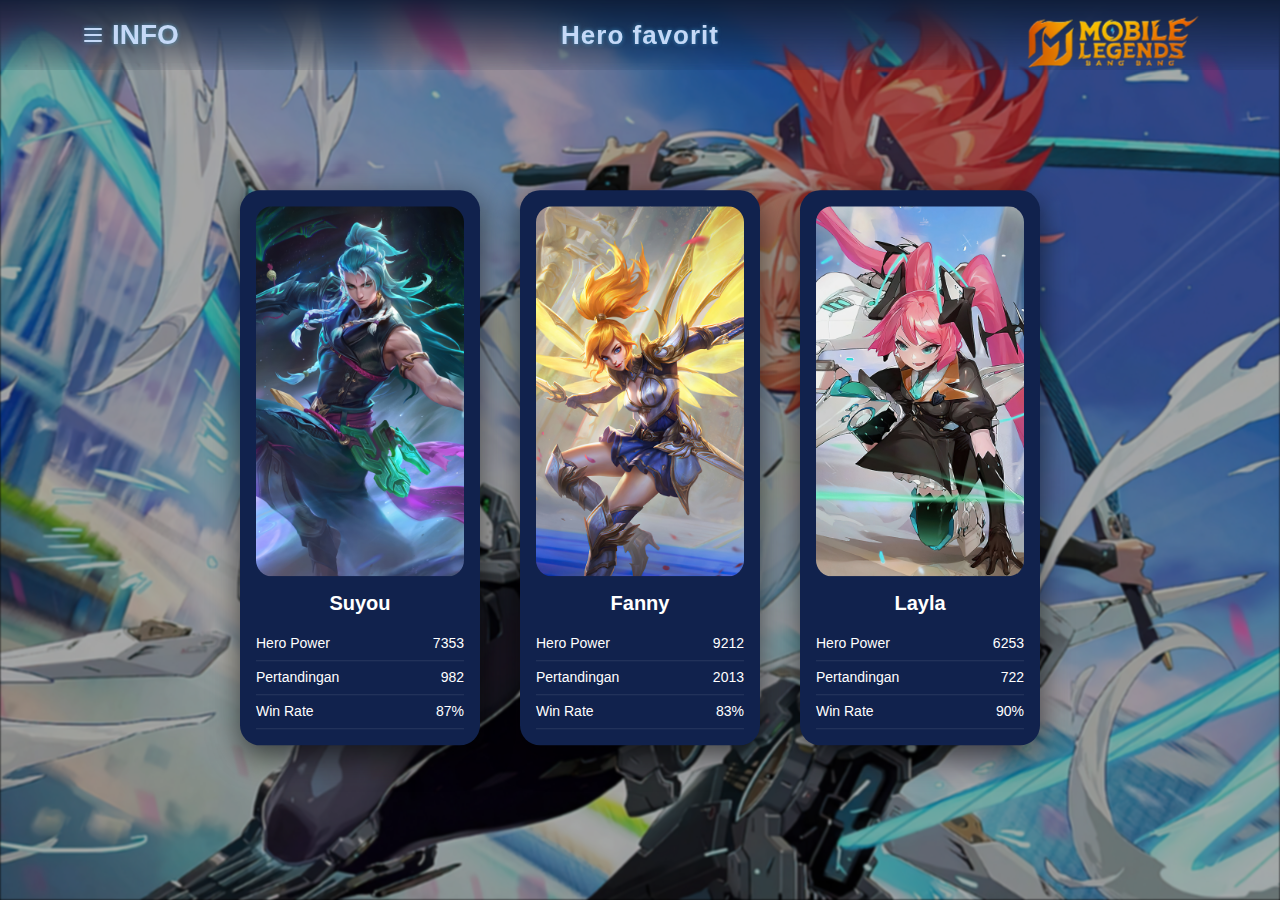
<file: hero-favorit.html>
<!DOCTYPE html>
<html lang="en">
<head>
  <meta charset="UTF-8" />
  <meta name="viewport" content="width=device-width, initial-scale=1.0" />
  <title>Hero favorit</title>
  <link rel="stylesheet" href="style.css" /> <!-- Navbar & umum -->
  <link rel="stylesheet" href="hero-favorit.css" /> <!-- Khusus hero favorit -->
</head>
<body>

  <!-- Navbar -->
  <header class="mlbb-navbar">
    <div class="navbar-background"></div>
    <div class="navbar-content">
      <div class="nav-left">
        <span class="hamburger-icon">
          <span></span><span></span><span></span>
        </span>
        <span class="nav-text">INFO</span>
        <ul class="dropdown">
          <li><a href="index.html">Beranda</a></li>
          <li><a href="statistik.html">Statistik</a></li>
          <li><a href="hero-favorit.html">Hero favorit</a></li>
          <li><a href="riwayat.html">Riwayat</a></li>
          <li><a href="prestasi.html">Prestasi</a></li>
        </ul>
      </div>
      <div class="nav-center">Hero favorit</div>
      <div class="nav-right">
        <img src="LOGOML.png" alt="MLBB Logo" />
      </div>
    </div>
  </header>

  <!-- Background -->
  <section class="fullscreen-image">
    <img src="HEROFAV.jpg" alt="Background" class="background-img" />
  </section>

  <!-- Hero Cards -->
  <div class="hero-card-wrapper">
    <!-- Suyou -->
    <div class="hero-card highlight">
      <img src="suyou.jpg" alt="Suyou" class="hero-img" />
      <h3>Suyou</h3>
      <div class="hero-stats">
        <div>Hero Power <span>7353</span></div>
        <div>Pertandingan <span>982</span></div>
        <div>Win Rate <span>87%</span></div>
      </div>
    </div>

    <!-- Fanny -->
    <div class="hero-card">
      <img src="fanny.jpg" alt="Fanny" class="hero-img" />
      <h3>Fanny</h3>
      <div class="hero-stats">
        <div>Hero Power <span>9212</span></div>
        <div>Pertandingan <span>2013</span></div>
        <div>Win Rate <span>83%</span></div>
      </div>
    </div>

    <!-- Layla -->
    <div class="hero-card">
      <img src="layla.jpg" alt="Layla" class="hero-img" />
      <h3>Layla</h3>
      <div class="hero-stats">
        <div>Hero Power <span>6253</span></div>
        <div>Pertandingan <span>722</span></div>
        <div>Win Rate <span>90%</span></div>
      </div>
    </div>
  </div>

</body>
</html>
</file>
<file: hero-favorit.css>
.hero-card-wrapper {
    position: absolute;
    top: 52%;
    left: 50%;
    transform: translate(-50%, -50%);
    display: flex;
    gap: 40px;
    justify-content: center;
    z-index: 2;
    padding: 0 20px;
    flex-wrap: wrap;
    max-width: 1000px;
    width: 100%;
  }
  
  .hero-card {
    background-color: #11224d;
    border-radius: 20px;
    padding: 16px;
    width: 240px;
    box-shadow: 0 10px 30px rgba(0, 0, 0, 0.6);
    transition: transform 0.3s ease, filter 0.3s ease;
    color: white;
    text-align: center;
  }
  
  .hero-card:hover {
    transform: scale(1.03);
    filter: brightness(1.05);
  }
  
  .hero-img {
    width: 100%;
    border-radius: 16px;
    margin-bottom: 12px;
  }
  
  .hero-card h3 {
    font-size: 20px;
    margin-bottom: 12px;
  }
  
  .hero-stats {
    font-size: 14px;
    line-height: 1.8;
    text-align: left;
  }
  
  .hero-stats div {
    display: flex;
    justify-content: space-between;
    border-bottom: 1px solid rgba(255, 255, 255, 0.1);
    padding: 4px 0;
  }
</file>
<file: style.css>
/* RESET */
* {
    margin: 0;
    padding: 0;
    box-sizing: border-box;
  }
  
  html, body {
    width: 100%;
    height: 100%;
    overflow: hidden;
    font-family: 'Segoe UI', sans-serif;
    background-color: #000;
  }
  
  /* ==== NAVBAR UTAMA ==== */
  .mlbb-navbar {
    position: absolute;
    top: 0;
    width: 100%;
    height: 70px;
    z-index: 10;
  }
  
  /* Latar belakang navbar (blur) */
  .navbar-background {
    position: absolute;
    top: 0;
    left: 0;
    width: 100%;
    height: 100%;
    backdrop-filter: blur(12px);
    background: rgba(13, 27, 51, 0.9);
    box-shadow: 0 2px 10px rgba(0, 0, 0, 0.3);
    z-index: 1;

    -webkit-mask-image: linear-gradient(to bottom, rgba(0, 0, 0, 1) 0%, rgba(0, 0, 0, 0.1) 100%);
  mask-image: linear-gradient(to bottom, rgba(0, 0, 0, 1) 0%, rgba(0, 0, 0, 0.1) 100%);

  }
  
  /* Konten navbar */
  .navbar-content {
    position: relative;
    display: flex;
    justify-content: space-between;
    align-items: center;
    height: 100%;
    padding: 0 60px;
    z-index: 2;
  }
  
  /* ==== INFO KIRI ==== */
  .nav-left {
    display: flex;
    align-items: center;
    gap: 10px; /* Jarak antara teks dan ikon */
    position: relative;
    cursor: pointer;
    
    font-size: 28px;
    font-weight: bold;
    padding: 12px 24px;
    border-radius: 10px;
   
    backdrop-filter: blur(1px);
    color: #c5d9f7;
    text-shadow: 0 0 4px rgba(79, 195, 247, 0.5);
    transition: all 0.3s ease;

   
  }

  .hamburger-icon {
    display: flex;
    flex-direction: column;
    justify-content: space-between;
    width: 18px;
    height: 14px;
  }
  
  .hamburger-icon span {
    display: block;
    height: 2px;
    background-color: #c5d9f7;
    border-radius: 2px;
    transition: all 0.3s ease;
    box-shadow: 0 0 4px rgba(79, 195, 247, 0.6);
  }
  
  .nav-left:hover {
    color: #4fc3f7;
    transform: scale(1.05);
  }

  /* Dropdown container (disembunyikan dulu) */
.nav-left {
    position: relative;
    cursor: pointer;
  }
  
  /* Style menu */
  .nav-left .dropdown {
    position: absolute;
    top: 100%;
    left: 0;
    background: rgba(13, 27, 51, 0.85);
    backdrop-filter: blur(10px);
    border-radius: 10px;
    padding: 10px 16px;
    list-style: none;
    opacity: 0;
    transform: translateY(-10px);
    pointer-events: none;
    transition: all 0.3s ease;
    box-shadow: 0 8px 20px rgba(0, 0, 0, 0.3);
    z-index: 20;

    border: 2px solid transparent;
    background-clip: padding-box;
    box-shadow:
      0 0 10px rgba(79, 195, 247, 0.3),
      0 0 20px rgba(79, 195, 247, 0.2);
    
    /* Border glowing effect */
   position : absolute
  }

  .nav-left .dropdown::before {
    content: "";
    position: absolute;
    inset: 0;
    border-radius: 12px;
    padding: 2px;
    background: linear-gradient(135deg, #4fc3f7, #81d4fa, #4fc3f7);
    -webkit-mask:
      linear-gradient(#fff 0 0) content-box,
      linear-gradient(#fff 0 0);
    -webkit-mask-composite: xor;
    mask-composite: exclude;
    pointer-events: none;
    z-index: -1;
  }
  .nav-left .dropdown a {
    color: #ffffff;
    text-decoration: none;
    display: block;
    width: 100%;
    font-size: 16px;
    text-shadow: 0 0 5px rgba(255, 255, 255, 0.6);
    transition: 0.3s ease;
  }
  
  /* Item dalam menu */
  .nav-left .dropdown li {
    margin: 8px 0;
    color: #fff;
    font-size: 16px;
    transition: 0.2s ease;
  }
  
  .nav-left .dropdown li:hover {
    color: #4fc3f7;
    transform: translateX(5px);
  }
  
  /* Tampilkan saat hover */
  .nav-left:hover .dropdown {
    opacity: 1;
    transform: translateY(0);
    pointer-events: auto;
  }
  
  
  /* ==== TENGAH HOTSU ==== */
  .nav-center {
    position: absolute;
    left: 50%;
    transform: translateX(-50%);
    font-size: 26px;
    font-weight: 600;
    letter-spacing: 1px;
    padding: 12px 24px;
    border-radius: 10px;

    backdrop-filter: blur(1px);
    color: #c5d9f7;
    text-shadow: 0 0 4px rgba(79, 195, 247, 0.5);
    transition: transform 0.3s ease;
  }
  
  .nav-center:hover {
    color: #4fc3f7;
    transform: translateX(-50%) scale(1.05);
  }
  
  /* ==== LOGO KANAN ==== */
  .nav-right img {
    height: 80px;
    transform: translateY(15%);
    transition: transform 0.3s ease;
  }
  
  .nav-right img:hover {
    transform: scale(1.1) translateY(15%);
  }
  
  /* ==== BACKGROUND FULLSCREEN ==== */
  .fullscreen-image {
    height: 100vh;
    width: 100vw;
    overflow: hidden;
    position: relative;
    filter: blur(1px) brightness(0.7);;
  }
  
  .background-img {
    width: 100%;
    height: 100%;
    object-fit: cover;
  }

  /* VIDEO BACKGROUND */
.fullscreen-video {
  height: 100vh;
  width: 100vw;
  overflow: hidden;
  position: relative;
  z-index: 0;
}

.background-video {
  position: absolute;
  top: 0;
  left: 0;
  height: 100%;
  width: 100%;
  object-fit: cover;
  z-index: 0;
  filter: brightness(0.8);
}

/* PROFIL CARD */
.profil-container {
  position: absolute;
  bottom: 40px;
  left: 50%;
  transform: translateX(-50%);
  z-index: 2;
}

.profil-card {
  max-width: 380px;
  width: 90%;
  border-radius: 20px;
  transition: all 0.4s ease;
  box-shadow: 0 8px 20px rgba(0, 0, 0, 0.4);
  filter: brightness(0.95);
}

.profil-card:hover {
  transform: scale(1.05);
  filter: brightness(1.1);
  box-shadow:
    0 0 12px rgba(79, 195, 247, 0.6),
    0 0 24px rgba(79, 195, 247, 0.4);
}
</file>
